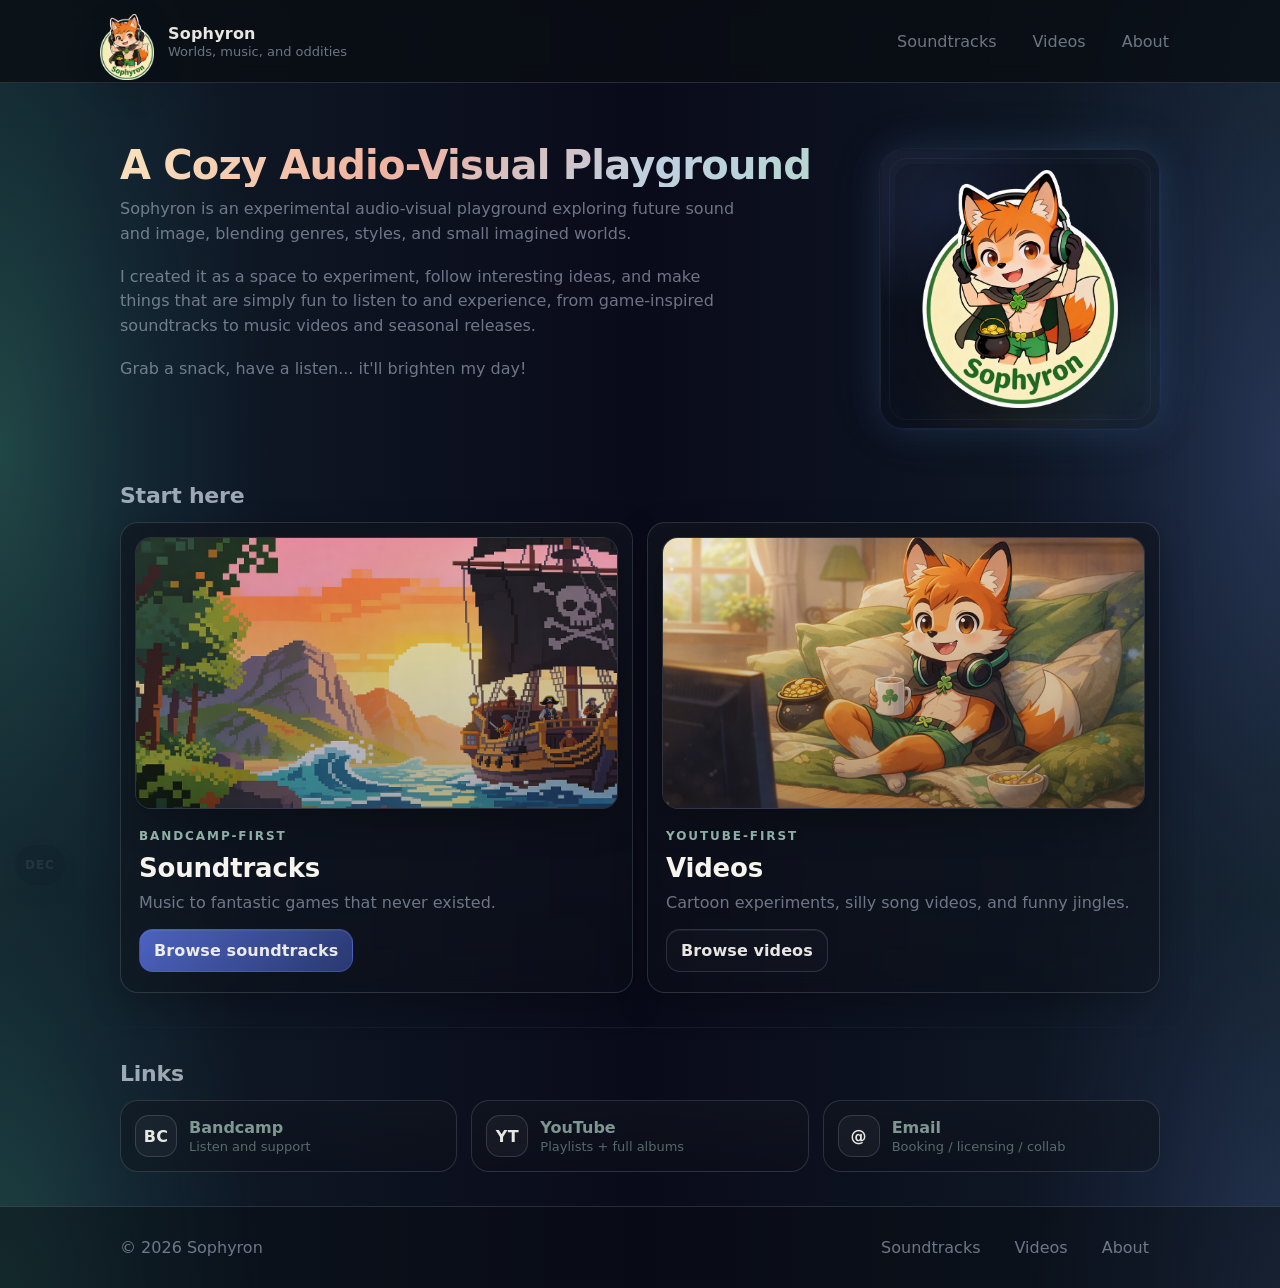
<file: index.html>
<!doctype html>
<html lang="en">
  <head>
    <meta charset="utf-8" />
    <meta name="viewport" content="width=device-width, initial-scale=1" />
    <title>Sophyron — Creator Hub</title>
    <meta
      name="description"
      content="Sophyron is a cozy audio-visual playground for experimental soundtracks, videos, and small imagined worlds."
    />
    <meta name="theme-color" content="#0a0d16" />

    <meta property="og:title" content="Sophyron — Creator Hub" />
    <meta
      property="og:description"
      content="Sophyron is a cozy audio-visual playground for experimental soundtracks, videos, and small imagined worlds."
    />
    <meta property="og:type" content="website" />
    <meta property="og:url" content="https://sophyron.github.io/" />
    <meta property="og:site_name" content="Sophyron" />
    <meta property="og:image" content="assets/og-image.svg" />
    <meta property="og:image:alt" content="Sophyron preview artwork" />
    <meta name="twitter:card" content="summary_large_image" />
    <meta name="twitter:title" content="Sophyron — Creator Hub" />
    <meta
      name="twitter:description"
      content="Sophyron is a cozy audio-visual playground for experimental soundtracks, videos, and small imagined worlds."
    />
    <meta name="twitter:image" content="assets/og-image.svg" />

    <link rel="icon" href="assets/branding/favicon.png" />
    <link rel="apple-touch-icon" href="assets/branding/favicon.png" />
    <link rel="manifest" href="site.webmanifest" />
    <link rel="canonical" href="https://sophyron.github.io/" />
    <link rel="stylesheet" href="styles.css" />
  </head>
  <body>
    <a class="skip-link" href="#main">Skip to content</a>

    <header class="site-header">
      <div class="container header-inner">
        <div class="brand">
          <div class="brand-mark" aria-hidden="true">
            <img
              class="brand-icon-image js-brand-icon"
              src="assets/branding/icons/01-january.png"
              alt=""
            />
          </div>
          <div class="brand-text">
            <div class="brand-name">Sophyron</div>
            <div class="brand-tagline">Worlds, music, and oddities</div>
          </div>
        </div>

        <nav class="top-nav" aria-label="Primary">
          <a href="soundtracks.html">Soundtracks</a>
          <a href="videos.html">Videos</a>
          <a href="index.html" aria-current="page">About</a>
        </nav>
      </div>
    </header>

    <main id="main">
      <section class="hero">
        <div class="container hero-inner">
          <div class="hero-copy">
            <h1 class="home-hero-title">A Cozy Audio-Visual Playground</h1>
            <p class="lede">
              Sophyron is an experimental audio-visual playground exploring future
              sound and image, blending genres, styles, and small imagined worlds.
            </p>
            <p class="lede">
              I created it as a space to experiment, follow interesting ideas,
              and make things that are simply fun to listen to and experience,
              from game-inspired soundtracks to music videos and seasonal
              releases.
            </p>
            <p class="lede">Grab a snack, have a listen... it'll brighten my day!</p>
          </div>

          <div class="hero-art" aria-hidden="true">
            <div class="hero-art-card hero-emblem-card">
              <div class="hero-emblem-frame hero-emblem-frame-visual">
                <img
                  class="hero-brand-image js-brand-hero"
                  src="assets/branding/hero/01-january.png"
                  alt=""
                />
              </div>
            </div>
          </div>
        </div>
      </section>

      <section class="section">
        <div class="container">
          <div class="section-head">
            <h2>Start here</h2>
          </div>

          <div class="grid grid-2">
            <a class="hub-tile" href="soundtracks.html">
              <div class="hub-scene">
                <img
                  class="hub-scene-image hub-scene-image-soundtracks"
                  src="assets/branding/scenes/soundtracks.png"
                  alt=""
                />
              </div>
              <div class="hub-content">
                <div class="hub-kicker">Bandcamp-first</div>
                <div class="hub-title">Soundtracks</div>
                <div class="hub-sub muted">Music to fantastic games that never existed.</div>
                <div class="hub-cta">
                  <span class="btn btn-primary">Browse soundtracks</span>
                </div>
              </div>
            </a>

            <a class="hub-tile" href="videos.html">
              <div class="hub-scene">
                <img
                  class="hub-scene-image hub-scene-image-videos"
                  src="assets/branding/scenes/videos.png"
                  alt=""
                />
              </div>
              <div class="hub-content">
                <div class="hub-kicker">YouTube-first</div>
                <div class="hub-title">Videos</div>
                <div class="hub-sub muted">
                  Cartoon experiments, silly song videos, and funny jingles.
                </div>
                <div class="hub-cta">
                  <span class="btn btn-ghost">Browse videos</span>
                </div>
              </div>
            </a>
          </div>
        </div>
      </section>

      <section id="links" class="section">
        <div class="container">
          <div class="section-head">
            <h2>Links</h2>
          </div>

          <div class="links">
            <a
              class="link-tile"
              href="https://sophyron.bandcamp.com/album/summon-seas-ost"
              target="_blank"
              rel="noreferrer"
            >
              <span class="link-icon" aria-hidden="true">BC</span>
              <span class="link-text">
                <span class="link-title">Bandcamp</span>
                <span class="link-sub muted">Listen and support</span>
              </span>
            </a>
            <a
              class="link-tile"
              href="https://www.youtube.com/watch?v=ErWR7-lWppQ"
              target="_blank"
              rel="noreferrer"
            >
              <span class="link-icon" aria-hidden="true">YT</span>
              <span class="link-text">
                <span class="link-title">YouTube</span>
                <span class="link-sub muted">Playlists + full albums</span>
              </span>
            </a>
            <a class="link-tile" href="mailto:sophyron.creations@gmail.com">
              <span class="link-icon" aria-hidden="true">@</span>
              <span class="link-text">
                <span class="link-title">Email</span>
                <span class="link-sub muted">Booking / licensing / collab</span>
              </span>
            </a>
          </div>
        </div>
      </section>
    </main>

    <footer class="site-footer">
      <div class="container footer-inner">
        <div class="muted">© <span id="year"></span> Sophyron</div>
        <div class="footer-mini-nav">
          <a href="soundtracks.html">Soundtracks</a>
          <a href="videos.html">Videos</a>
          <a href="index.html" aria-current="page">About</a>
        </div>
      </div>
    </footer>

    <script src="main.js"></script>
  </body>
</html>
</file>
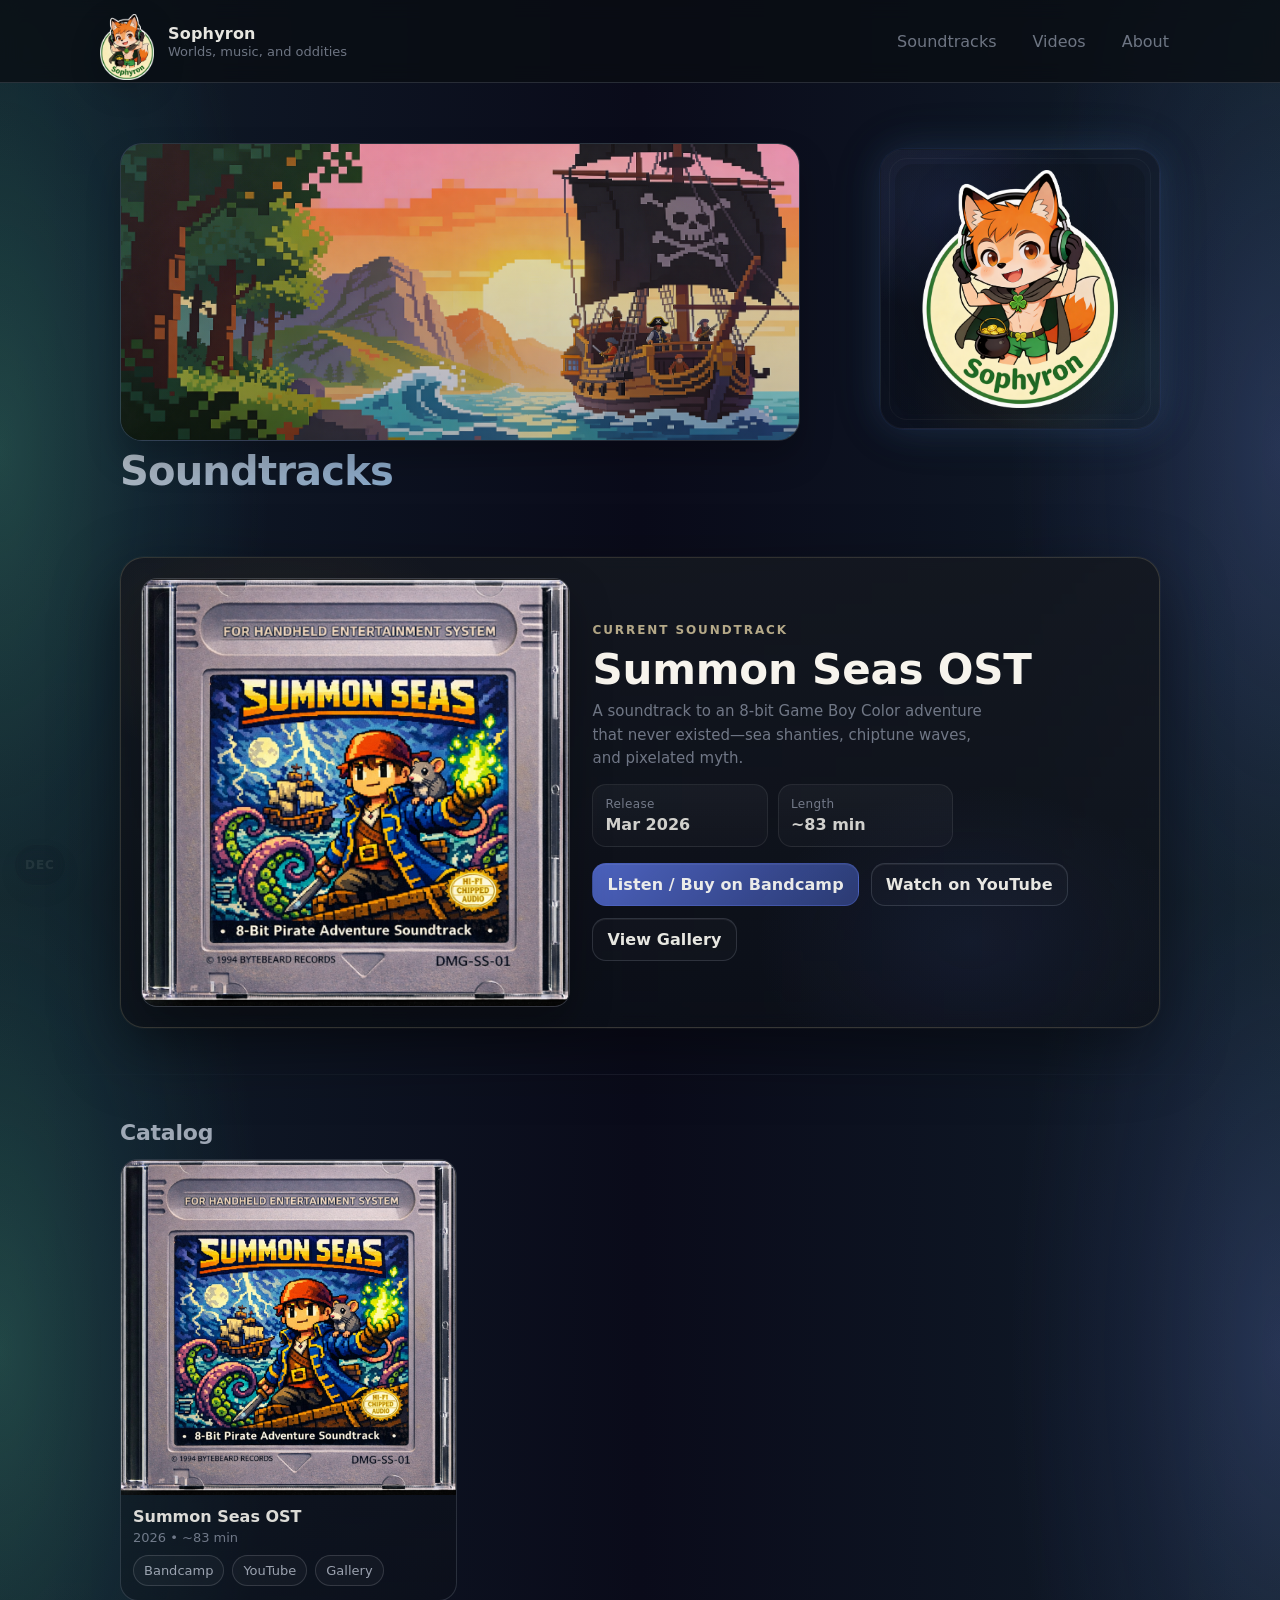
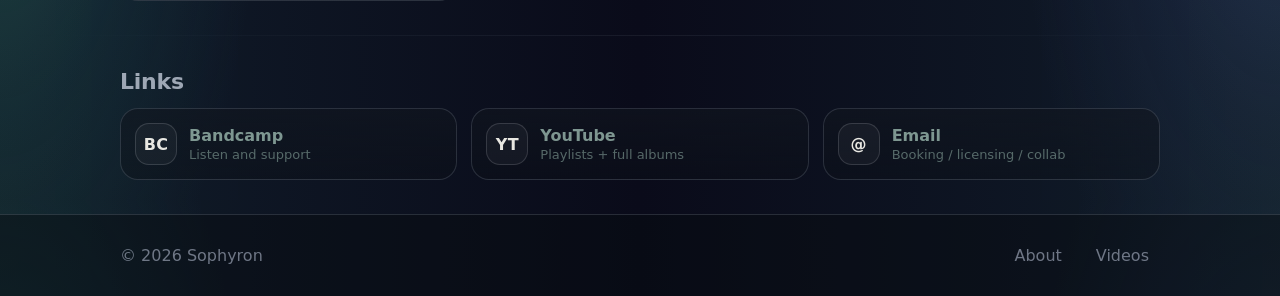
<file: soundtracks.html>
<!doctype html>
<html lang="en">
  <head>
    <meta charset="utf-8" />
    <meta name="viewport" content="width=device-width, initial-scale=1" />
    <title>Sophyron — Soundtracks</title>
    <meta
      name="description"
      content="Experimental game-inspired soundtracks by Sophyron for fantastic worlds that never existed."
    />
    <meta name="theme-color" content="#0a0d16" />

    <meta property="og:title" content="Sophyron — Soundtracks" />
    <meta
      property="og:description"
      content="Experimental game-inspired soundtracks by Sophyron for fantastic worlds that never existed."
    />
    <meta property="og:type" content="website" />
    <meta property="og:url" content="https://sophyron.github.io/soundtracks.html" />
    <meta property="og:site_name" content="Sophyron" />
    <meta property="og:image" content="assets/og-image.svg" />
    <meta property="og:image:alt" content="Sophyron soundtracks preview artwork" />
    <meta name="twitter:card" content="summary_large_image" />
    <meta name="twitter:title" content="Sophyron — Soundtracks" />
    <meta
      name="twitter:description"
      content="Experimental game-inspired soundtracks by Sophyron for fantastic worlds that never existed."
    />
    <meta name="twitter:image" content="assets/og-image.svg" />

    <link rel="icon" href="assets/branding/favicon.png" />
    <link rel="apple-touch-icon" href="assets/branding/favicon.png" />
    <link rel="manifest" href="site.webmanifest" />
    <link rel="canonical" href="https://sophyron.github.io/soundtracks.html" />
    <link rel="stylesheet" href="styles.css" />
  </head>
  <body>
    <a class="skip-link" href="#main">Skip to content</a>

    <header class="site-header">
      <div class="container header-inner">
        <a class="brand" href="index.html" aria-label="Sophyron home">
          <div class="brand-mark" aria-hidden="true">
            <img
              class="brand-icon-image js-brand-icon"
              src="assets/branding/icons/01-january.png"
              alt=""
            />
          </div>
          <div class="brand-text">
            <div class="brand-name">Sophyron</div>
            <div class="brand-tagline">Worlds, music, and oddities</div>
          </div>
        </a>

        <nav class="top-nav" aria-label="Primary">
          <a href="soundtracks.html" aria-current="page">Soundtracks</a>
          <a href="videos.html">Videos</a>
          <a href="index.html">About</a>
        </nav>
      </div>
    </header>

    <main id="main">
      <section class="hero hero-compact">
        <div class="container hero-inner">
          <div class="hero-copy">
            <div class="hero-category hero-category-soundtracks">
              <div class="hero-category-media">
                <img
                  class="hero-category-image hero-category-image-soundtracks"
                  src="assets/branding/scenes/soundtracks.png"
                  alt=""
                />
              </div>
            </div>
            <h1 class="hero-title-soundtracks">Soundtracks</h1>
          </div>
          <a class="hero-art hero-art-link" href="index.html" aria-label="Go to About">
            <div class="hero-art-card hero-emblem-card">
              <div class="hero-emblem-frame hero-emblem-frame-visual">
                <img
                  class="hero-brand-image js-brand-hero"
                  src="assets/branding/hero/01-january.png"
                  alt=""
                />
              </div>
            </div>
          </a>
        </div>
      </section>

      <section id="latest" class="section">
        <div class="container">
          <div id="featured-release-mount">
            <noscript>
              <div class="muted">
                This page needs JavaScript enabled to load releases from
                <code>data/releases.json</code>.
              </div>
            </noscript>
          </div>
        </div>
      </section>

      <section id="catalog" class="section">
        <div class="container">
          <div class="section-head">
            <h2>Catalog</h2>
          </div>

          <div class="grid" id="release-catalog-mount"></div>
        </div>
      </section>

      <section id="links" class="section">
        <div class="container">
          <div class="section-head">
            <h2>Links</h2>
          </div>

          <div class="links">
            <a
              class="link-tile"
              href="https://sophyron.bandcamp.com/album/summon-seas-ost"
              target="_blank"
              rel="noreferrer"
            >
              <span class="link-icon" aria-hidden="true">BC</span>
              <span class="link-text">
                <span class="link-title">Bandcamp</span>
                <span class="link-sub muted">Listen and support</span>
              </span>
            </a>
            <a
              class="link-tile"
              href="https://www.youtube.com/watch?v=ErWR7-lWppQ"
              target="_blank"
              rel="noreferrer"
            >
              <span class="link-icon" aria-hidden="true">YT</span>
              <span class="link-text">
                <span class="link-title">YouTube</span>
                <span class="link-sub muted">Playlists + full albums</span>
              </span>
            </a>
            <a class="link-tile" href="mailto:sophyron.creations@gmail.com">
              <span class="link-icon" aria-hidden="true">@</span>
              <span class="link-text">
                <span class="link-title">Email</span>
                <span class="link-sub muted">Booking / licensing / collab</span>
              </span>
            </a>
          </div>
        </div>
      </section>
    </main>

    <footer class="site-footer">
      <div class="container footer-inner">
        <div class="muted">© <span id="year"></span> Sophyron</div>
        <div class="footer-mini-nav">
          <a href="index.html">About</a>
          <a href="videos.html">Videos</a>
        </div>
      </div>
    </footer>

    <script src="main.js"></script>
  </body>
</html>
</file>
<file: styles.css>
:root {
  --bg: #0a0d12;
  --bg-elevated: rgba(10, 13, 18, 0.78);
  --bg-deep: #0a0d12;
  --bg-deeper: #06080c;
  --bg-deepest: #0d1118;
  --surface: rgba(14, 18, 26, 0.38);
  --surface-strong: rgba(18, 24, 34, 0.58);
  --surface-hover: rgba(24, 31, 44, 0.56);
  --panel: rgba(245, 248, 255, 0.06);
  --panel-2: rgba(245, 248, 255, 0.1);
  --panel-strong: rgba(245, 248, 255, 0.14);
  --panel-soft: rgba(245, 248, 255, 0.04);
  --panel-soft-2: rgba(245, 248, 255, 0.03);
  --panel-soft-3: rgba(245, 248, 255, 0.02);
  --panel-hover: rgba(245, 248, 255, 0.07);
  --panel-hover-2: rgba(245, 248, 255, 0.06);
  --text: rgba(245, 244, 238, 0.94);
  --text-hero: rgba(252, 249, 242, 0.98);
  --text-section: rgba(214, 220, 234, 0.72);
  --text-soft: rgba(245, 244, 238, 0.84);
  --text-kicker: rgba(184, 227, 214, 0.82);
  --muted: rgba(182, 192, 210, 0.58);
  --text-contrast: rgba(197, 232, 221, 0.9);
  --line: rgba(197, 210, 227, 0.16);
  --line-strong: rgba(197, 210, 227, 0.22);
  --line-soft: rgba(197, 210, 227, 0.12);
  --line-faint: rgba(197, 210, 227, 0.08);
  --accent: #5067c8;
  --accent-2: #4d9b8a;
  --accent-warm: #d4bb72;
  --accent-rgb: 80, 103, 200;
  --accent-2-rgb: 77, 155, 138;
  --accent-warm-rgb: 212, 187, 114;
  --accent-glow: rgba(var(--accent-rgb), 0.3);
  --accent-glow-strong: rgba(var(--accent-rgb), 0.52);
  --accent-soft: rgba(var(--accent-rgb), 0.24);
  --accent-border: rgba(var(--accent-rgb), 0.45);
  --accent-border-strong: rgba(109, 132, 226, 0.78);
  --accent-active: rgba(var(--accent-rgb), 0.72);
  --accent-fill: rgba(var(--accent-rgb), 0.24);
  --accent-2-glow: rgba(var(--accent-2-rgb), 0.18);
  --accent-2-glow-strong: rgba(var(--accent-2-rgb), 0.24);
  --accent-2-soft: rgba(var(--accent-2-rgb), 0.16);
  --warm-glow: rgba(var(--accent-warm-rgb), 0.08);
  --warm-soft: rgba(var(--accent-warm-rgb), 0.09);
  --star: rgba(var(--accent-warm-rgb), 0.95);
  --star-glow: rgba(var(--accent-warm-rgb), 0.45);
  --moon-from: rgba(255, 252, 241, 0.96);
  --moon-to: rgba(225, 240, 233, 0.82);
  --moon-shadow: rgba(255, 255, 255, 0.18);
  --scrim: rgba(0, 0, 0, 0.22);
  --shadow: 0 20px 60px rgba(0, 0, 0, 0.5);
  --radius: 18px;
  --radius-sm: 12px;
  --maxw: 1080px;
}

*,
*::before,
*::after {
  box-sizing: border-box;
}

html,
body {
  height: 100%;
}

body {
  margin: 0;
  font-family: ui-sans-serif, system-ui, -apple-system, Segoe UI, Roboto, Arial,
    "Apple Color Emoji", "Segoe UI Emoji";
  color: var(--text);
  background:
    radial-gradient(
      34% 120% at 0% 50%,
      rgba(72, 164, 148, 0.28) 0%,
      rgba(36, 98, 114, 0.16) 34%,
      rgba(10, 13, 18, 0) 62%
    ),
    radial-gradient(
      34% 120% at 100% 50%,
      rgba(104, 112, 224, 0.24) 0%,
      rgba(64, 70, 156, 0.13) 34%,
      rgba(10, 13, 18, 0) 62%
    ),
    linear-gradient(
      90deg,
      rgba(18, 34, 40, 0.96) 0%,
      rgba(14, 22, 36, 0.99) 20%,
      rgba(10, 11, 26, 1) 50%,
      rgba(14, 22, 36, 0.99) 80%,
      rgba(18, 34, 40, 0.96) 100%
    ),
    linear-gradient(
      180deg,
      rgba(108, 126, 214, 0.08) 0%,
      rgba(64, 112, 162, 0.04) 26%,
      rgba(74, 54, 148, 0.06) 62%,
      rgba(14, 18, 32, 0) 100%
    ),
    linear-gradient(180deg, #06080d 0%, #0a0d16 44%, #0f1124 100%);
}

a {
  color: inherit;
  text-decoration: none;
}

.container {
  max-width: var(--maxw);
  margin: 0 auto;
  padding: 0 20px;
}

.skip-link {
  position: absolute;
  left: -999px;
  top: 12px;
  background: var(--bg-elevated);
  border: 1px solid var(--line);
  padding: 10px 12px;
  border-radius: 10px;
}
.skip-link:focus {
  left: 12px;
  z-index: 10;
}

.branding-debug {
  position: fixed;
  left: 14px;
  bottom: 14px;
  z-index: 30;
  min-width: 42px;
  height: 42px;
  padding: 0 10px;
  border-radius: 999px;
  border: 1px solid rgba(255, 255, 255, 0.06);
  background: rgba(8, 11, 16, 0.36);
  color: rgba(245, 244, 238, 0.34);
  font: inherit;
  font-size: 12px;
  font-weight: 700;
  letter-spacing: 0.08em;
  text-transform: uppercase;
  backdrop-filter: blur(10px);
  box-shadow: 0 8px 24px rgba(0, 0, 0, 0.18);
  cursor: pointer;
  opacity: 0.22;
  transition:
    opacity 160ms ease,
    transform 160ms ease,
    color 160ms ease,
    border-color 160ms ease,
    background 160ms ease;
}

.branding-debug:hover,
.branding-debug:focus-visible {
  opacity: 0.86;
  transform: translateY(-1px);
  color: rgba(245, 244, 238, 0.9);
  border-color: rgba(255, 255, 255, 0.14);
  background: rgba(12, 16, 23, 0.78);
  outline: none;
}

.branding-debug[data-active="true"] {
  color: rgba(206, 226, 241, 0.74);
  border-color: rgba(var(--accent-rgb), 0.22);
  background: rgba(18, 24, 34, 0.62);
}

.site-header {
  position: sticky;
  top: 0;
  z-index: 5;
  backdrop-filter: blur(10px);
  background: var(--bg-elevated);
  border-bottom: 1px solid var(--line);
}

.header-inner {
  display: flex;
  align-items: center;
  justify-content: space-between;
  gap: 18px;
  padding: 14px 0;
}

.brand {
  display: flex;
  align-items: center;
  gap: 14px;
  min-width: 240px;
}
.brand[href] {
  cursor: pointer;
}

.brand-mark {
  width: 54px;
  height: 54px;
  display: grid;
  place-items: center;
  position: relative;
  flex: 0 0 auto;
  transition: transform 180ms ease, filter 180ms ease;
}

.brand-name {
  font-weight: 800;
  letter-spacing: 0.2px;
  transition: color 180ms ease, transform 180ms ease;
}

.brand-icon-image {
  width: 100%;
  height: 100%;
  display: block;
  object-fit: contain;
  filter: drop-shadow(0 8px 16px rgba(0, 0, 0, 0.16));
  transition: transform 260ms cubic-bezier(0.22, 1, 0.36, 1), filter 180ms ease;
}

.brand-tagline {
  color: var(--muted);
  font-size: 13px;
  margin-top: 1px;
  transition: color 180ms ease;
}

.brand[href]:hover .brand-mark,
.brand[href]:focus-visible .brand-mark {
  transform: translateY(-1px) rotate(-4deg);
  filter: drop-shadow(0 0 12px rgba(var(--accent-rgb), 0.16));
}

.brand[href]:hover .brand-icon-image,
.brand[href]:focus-visible .brand-icon-image {
  transform: scale(1.08) rotate(4deg);
  filter:
    drop-shadow(0 10px 18px rgba(0, 0, 0, 0.18))
    drop-shadow(0 0 10px rgba(var(--accent-rgb), 0.12));
}

.brand[href]:hover .brand-name,
.brand[href]:focus-visible .brand-name {
  color: var(--text-hero);
  transform: translateX(1px);
}

.brand[href]:hover .brand-tagline,
.brand[href]:focus-visible .brand-tagline {
  color: rgba(206, 216, 232, 0.74);
}

.brand[href]:focus-visible {
  outline: none;
}

.brand-glyph,
.hero-emblem-glyph {
  position: relative;
  display: block;
}

.brand-glyph {
  width: 24px;
  height: 24px;
}

.brand-glyph-orbit,
.hero-emblem-orbit {
  position: absolute;
  inset: 0;
  border-radius: 999px;
  border: 1.5px solid rgba(245, 244, 238, 0.68);
}

.brand-glyph-orbit {
  transform: rotate(-22deg);
  opacity: 0.82;
}

.brand-glyph-moon,
.hero-emblem-moon {
  position: absolute;
  border-radius: 999px;
  background: linear-gradient(180deg, var(--moon-from), var(--moon-to));
  box-shadow: 0 0 20px var(--moon-shadow);
}

.brand-glyph-moon {
  width: 10px;
  height: 10px;
  left: 7px;
  top: 7px;
}

.brand-glyph-moon::after,
.hero-emblem-moon::after {
  content: "";
  position: absolute;
  border-radius: 999px;
  background: var(--bg);
}

.brand-glyph-moon::after {
  width: 8px;
  height: 8px;
  left: 4px;
  top: 1px;
}

.brand-glyph-star,
.hero-emblem-star {
  position: absolute;
  width: 4px;
  height: 4px;
  background: var(--star);
  transform: rotate(45deg);
  box-shadow: 0 0 12px var(--star-glow);
}

.brand-glyph-star-a {
  top: 3px;
  right: 2px;
}

.brand-glyph-star-b {
  left: 1px;
  bottom: 4px;
  width: 3px;
  height: 3px;
}

.top-nav {
  display: flex;
  align-items: center;
  gap: 14px;
}
.top-nav a {
  padding: 10px 10px;
  border-radius: 12px;
  color: var(--muted);
  border: 1px solid transparent;
}
.top-nav a:hover {
  color: var(--text);
  border-color: var(--line);
  background: var(--panel-soft);
}

.hero {
  padding: 54px 0 20px;
}
.hero-inner {
  display: grid;
  grid-template-columns: minmax(0, 1.45fr) minmax(240px, 0.55fr);
  gap: 22px;
  align-items: start;
}
.hero-copy {
  align-self: start;
  padding-top: 6px;
}
.hero h1 {
  margin: 0 0 10px;
  font-size: clamp(28px, 3.2vw, 40px);
  line-height: 1.1;
  letter-spacing: -0.02em;
  color: rgba(245, 244, 238, 0.34);
  text-shadow: none;
}

.home-hero-title {
  color: rgba(250, 242, 223, 0.96);
  background: linear-gradient(
    135deg,
    rgba(255, 232, 194, 0.98) 0%,
    rgba(255, 188, 169, 0.94) 38%,
    rgba(206, 226, 241, 0.92) 72%,
    rgba(191, 228, 214, 0.94) 100%
  );
  -webkit-background-clip: text;
  background-clip: text;
  -webkit-text-fill-color: transparent;
  text-shadow: 0 0 26px rgba(255, 196, 174, 0.08);
}

.hero-title-soundtracks {
  color: rgba(218, 228, 240, 0.82);
  background: linear-gradient(
    135deg,
    rgba(224, 229, 238, 0.74) 0%,
    rgba(152, 194, 234, 0.84) 46%,
    rgba(143, 216, 235, 0.78) 100%
  );
  -webkit-background-clip: text;
  background-clip: text;
  -webkit-text-fill-color: transparent;
}

.hero-title-videos {
  color: rgba(212, 228, 219, 0.84);
  background: linear-gradient(
    135deg,
    rgba(214, 221, 216, 0.7) 0%,
    rgba(146, 206, 176, 0.84) 42%,
    rgba(112, 198, 144, 0.8) 100%
  );
  -webkit-background-clip: text;
  background-clip: text;
  -webkit-text-fill-color: transparent;
}
.lede {
  margin: 0 0 18px;
  color: var(--muted);
  font-size: 16px;
  line-height: 1.55;
  max-width: 62ch;
}

.hero-ctas {
  display: flex;
  gap: 12px;
  flex-wrap: wrap;
}

.btn {
  display: inline-flex;
  align-items: center;
  justify-content: center;
  padding: 11px 14px;
  border-radius: 14px;
  border: 1px solid var(--line);
  background: var(--panel-soft);
  box-shadow: 0 1px 0 var(--panel) inset;
  transition: transform 120ms ease, background 120ms ease, border-color 120ms ease;
  font-weight: 650;
  letter-spacing: 0.1px;
}
.btn:hover {
  transform: translateY(-1px);
  background: var(--panel-hover);
  border-color: var(--line-strong);
}
.btn:active {
  transform: translateY(0);
}

.btn-primary {
  border-color: var(--accent-border);
  background: linear-gradient(
    135deg,
    rgba(var(--accent-rgb), 0.95),
    rgba(62, 84, 170, 0.6)
  );
}
.btn-primary:hover {
  border-color: var(--accent-border-strong);
  background: linear-gradient(
    135deg,
    rgba(95, 118, 214, 1),
    rgba(71, 93, 183, 0.68)
  );
}

.btn-ghost {
  background: var(--panel-soft-3);
}

.hero-art {
  display: grid;
  place-items: center;
  padding-top: 12px;
}
.hero-art-link {
  cursor: pointer;
}
.hero-art-card {
  position: relative;
  width: min(300px, 100%);
  aspect-ratio: 1 / 1;
  border-radius: 24px;
  border: 1px solid rgba(255, 255, 255, 0.04);
  background: rgba(14, 18, 26, 0.22);
  backdrop-filter: blur(8px);
  box-shadow:
    0 0 0 1px rgba(var(--accent-rgb), 0.08),
    0 0 36px rgba(var(--accent-rgb), 0.16),
    0 0 54px rgba(var(--accent-2-rgb), 0.1);
  overflow: hidden;
  transition: transform 180ms ease, box-shadow 180ms ease, border-color 180ms ease;
}

.hero-art-link:hover .hero-art-card {
  transform: translateY(-1px);
  border-color: rgba(255, 255, 255, 0.08);
  box-shadow:
    0 0 0 1px rgba(var(--accent-rgb), 0.1),
    0 0 42px rgba(var(--accent-rgb), 0.18),
    0 0 62px rgba(var(--accent-2-rgb), 0.12);
}

.hero-art-link:focus-visible {
  outline: none;
}

.hero-art-link:focus-visible .hero-art-card {
  border-color: rgba(255, 255, 255, 0.12);
  box-shadow:
    0 0 0 2px rgba(var(--accent-rgb), 0.22),
    0 0 42px rgba(var(--accent-rgb), 0.2),
    0 0 62px rgba(var(--accent-2-rgb), 0.12);
}

.hero-art:not(.hero-art-link):hover .hero-art-card {
  transform: translateY(-1px);
  border-color: rgba(255, 255, 255, 0.08);
  box-shadow:
    0 0 0 1px rgba(var(--accent-rgb), 0.1),
    0 0 42px rgba(var(--accent-rgb), 0.18),
    0 0 62px rgba(var(--accent-2-rgb), 0.12);
}

.hero-emblem-card {
  display: grid;
  place-items: center;
  padding: 14px;
  background:
    radial-gradient(240px 180px at 24% 20%, rgba(var(--accent-rgb), 0.18), transparent 60%),
    radial-gradient(240px 180px at 78% 76%, rgba(var(--accent-2-rgb), 0.14), transparent 54%),
    radial-gradient(180px 160px at 50% 88%, rgba(var(--accent-warm-rgb), 0.08), transparent 60%),
    linear-gradient(180deg, rgba(18, 24, 34, 0.3), rgba(12, 16, 23, 0.18));
}

.hero-emblem-card::before {
  content: "";
  position: absolute;
  inset: 8px;
  border-radius: 18px;
  border: 1px solid rgba(255, 255, 255, 0.04);
  pointer-events: none;
}

.hero-emblem-card::after {
  content: "";
  position: absolute;
  inset: 0;
  background:
    linear-gradient(135deg, rgba(255, 255, 255, 0.06), transparent 30%);
  opacity: 0.42;
  pointer-events: none;
}

.hero-emblem-frame {
  position: relative;
  z-index: 1;
  width: 100%;
  height: 100%;
  display: grid;
  align-content: center;
  justify-items: center;
  text-align: center;
  gap: 10px;
  padding: 6px;
  border-radius: 18px;
  border: none;
  background: linear-gradient(180deg, rgba(6, 8, 12, 0.18), rgba(6, 8, 12, 0.08));
}

.hero-emblem-frame-visual {
  place-items: center;
}

.hero-brand-image {
  width: min(100%, 340px);
  aspect-ratio: 1 / 1;
  max-height: 100%;
  display: block;
  object-fit: contain;
  border-radius: 18%;
  filter: drop-shadow(0 14px 24px rgba(0, 0, 0, 0.24));
  transition: transform 220ms ease;
}

.hero-art-link:hover .hero-brand-image,
.hero-art-link:focus-visible .hero-brand-image,
.hero-art:not(.hero-art-link):hover .hero-brand-image {
  transform: scale(1.035);
}

.hero-category {
  display: grid;
  gap: 0;
  width: min(100%, 680px);
  margin-bottom: 8px;
}

.hero-category-media {
  position: relative;
  width: 100%;
  aspect-ratio: 16 / 7;
  border-radius: 22px;
  overflow: hidden;
  border: 1px solid var(--line);
  background:
    radial-gradient(circle at 20% 24%, rgba(var(--accent-rgb), 0.24), transparent 42%),
    radial-gradient(circle at 84% 70%, rgba(var(--accent-2-rgb), 0.18), transparent 38%),
    rgba(6, 8, 12, 0.32);
  box-shadow:
    inset 0 1px 0 rgba(255, 255, 255, 0.08),
    0 18px 34px rgba(0, 0, 0, 0.22);
  transition: transform 220ms ease, box-shadow 220ms ease, border-color 220ms ease;
}

.hero-category-media::after {
  content: "";
  position: absolute;
  inset: 0;
  background:
    linear-gradient(180deg, rgba(6, 8, 12, 0.04), rgba(6, 8, 12, 0.24)),
    linear-gradient(135deg, rgba(255, 255, 255, 0.08), transparent 34%);
  pointer-events: none;
}

.hero-category-image {
  width: 100%;
  height: 100%;
  display: block;
  object-fit: cover;
  transform: scale(1.015);
  transition: transform 360ms cubic-bezier(0.22, 1, 0.36, 1);
}

.hero-category-image-soundtracks {
  object-position: 56% center;
}

.hero-category-image-videos {
  object-position: center 38%;
}

.hero-category:hover .hero-category-media {
  transform: translateY(-1px);
  border-color: rgba(255, 255, 255, 0.1);
  box-shadow:
    inset 0 1px 0 rgba(255, 255, 255, 0.08),
    0 20px 38px rgba(0, 0, 0, 0.24);
}

.hero-category:hover .hero-category-image {
  transform: scale(1.045) rotate(-0.35deg) translateX(0.4%);
}

.hero-emblem-glyph {
  width: 112px;
  height: 112px;
}

.hero-emblem-orbit {
  transform: rotate(-24deg);
  border-width: 2px;
  opacity: 0.88;
}

.hero-emblem-moon {
  width: 42px;
  height: 42px;
  left: 32px;
  top: 34px;
}

.hero-emblem-moon::after {
  width: 34px;
  height: 34px;
  left: 16px;
  top: 4px;
}

.hero-emblem-star {
  width: 9px;
  height: 9px;
}

.hero-emblem-star-a {
  right: 16px;
  top: 14px;
}

.hero-emblem-star-b {
  left: 12px;
  bottom: 20px;
  width: 7px;
  height: 7px;
}


.section {
  padding: 34px 0;
  position: relative;
}

.section::before {
  content: "";
  position: absolute;
  left: 20px;
  right: 20px;
  top: 0;
  height: 1px;
  background: linear-gradient(90deg, transparent, var(--line-faint), transparent);
}

.hero + .section::before {
  display: none;
}

#latest.section {
  padding-bottom: 46px;
}

#catalog.section {
  padding-top: 46px;
}

#catalog.section::before {
  height: 1px;
  background: linear-gradient(90deg, transparent, var(--line-faint), transparent);
  box-shadow: none;
}

.section-head {
  margin-bottom: 14px;
}
.section-head h2 {
  margin: 0 0 6px;
  font-size: 22px;
  color: var(--text-section);
  font-weight: 700;
  letter-spacing: -0.01em;
}
.error-section {
  min-height: calc(100vh - 170px);
  display: flex;
  align-items: center;
}

.error-shell {
  display: grid;
  gap: 26px;
  justify-items: center;
  width: 100%;
  max-width: var(--maxw);
  margin: 0 auto;
}

.error-visual {
  display: grid;
  place-items: center;
  width: 100%;
}

.error-fox {
  width: 100%;
  max-height: 68vh;
  display: block;
  object-fit: contain;
  filter:
    drop-shadow(0 24px 40px rgba(0, 0, 0, 0.26))
    drop-shadow(0 0 28px rgba(var(--accent-rgb), 0.1));
}

.error-copy {
  width: min(100%, 760px);
  text-align: center;
}

.error-audio {
  width: min(100%, 520px);
  margin: 22px auto 18px;
  padding: 16px;
  border-radius: 18px;
  border: 1px solid rgba(255, 255, 255, 0.08);
  background: linear-gradient(180deg, rgba(17, 22, 31, 0.62), rgba(12, 16, 23, 0.42));
  box-shadow:
    inset 0 1px 0 rgba(255, 255, 255, 0.03),
    0 16px 34px rgba(0, 0, 0, 0.22);
}

.error-audio-label {
  margin-bottom: 10px;
  color: rgba(245, 244, 238, 0.86);
  font-weight: 700;
  letter-spacing: 0.01em;
}

.error-audio-player {
  width: 100%;
}

.error-copy .section-head h2 {
  font-size: clamp(32px, 5vw, 48px);
  color: var(--text-hero);
}

.error-copy .muted {
  font-size: 16px;
  line-height: 1.65;
}
.muted {
  color: var(--muted);
}
.mono {
  font-family: ui-monospace, SFMono-Regular, Menlo, Monaco, Consolas,
    "Liberation Mono", "Courier New", monospace;
  font-size: 0.95em;
}

.featured {
  display: grid;
  grid-template-columns: 0.9fr 1.1fr;
  gap: 18px;
  padding: 16px;
  border-radius: var(--radius);
  border: 1px solid var(--line);
  background: linear-gradient(180deg, rgba(18, 24, 34, 0.78), rgba(13, 17, 24, 0.62));
  backdrop-filter: blur(8px);
  box-shadow: var(--shadow);
}

.featured-release-shrine {
  grid-template-columns: minmax(260px, 0.88fr) minmax(0, 1.12fr);
  gap: 22px;
  padding: 20px;
  border-radius: 24px;
  border-color: rgba(222, 205, 156, 0.18);
  background:
    radial-gradient(360px 220px at 14% 18%, rgba(var(--accent-warm-rgb), 0.08), transparent 58%),
    radial-gradient(360px 260px at 82% 82%, rgba(var(--accent-rgb), 0.1), transparent 60%),
    linear-gradient(180deg, rgba(20, 24, 32, 0.9), rgba(12, 16, 23, 0.72));
  box-shadow:
    0 0 0 1px rgba(255, 244, 214, 0.03),
    0 22px 68px rgba(0, 0, 0, 0.42);
}

.featured-release-shrine .featured-body {
  display: flex;
  flex-direction: column;
  justify-content: center;
  min-width: 0;
}

.cover-shrine {
  position: relative;
  border-radius: 20px;
  border: 1px solid rgba(255, 245, 226, 0.12);
  background:
    radial-gradient(circle at 50% 14%, rgba(var(--accent-warm-rgb), 0.08), transparent 42%),
    rgba(10, 13, 18, 0.52);
  box-shadow:
    inset 0 1px 0 rgba(255, 255, 255, 0.06),
    0 18px 42px rgba(0, 0, 0, 0.28);
}

.cover-shrine::before {
  content: "";
  position: absolute;
  inset: 12px;
  border-radius: 14px;
  border: 1px solid rgba(255, 255, 255, 0.05);
  pointer-events: none;
  z-index: 1;
}

.cover-shrine img {
  aspect-ratio: 1 / 1;
}

.featured-release-shrine .kicker {
  color: rgba(228, 212, 166, 0.78);
}

.featured-release-shrine .featured-title {
  font-size: clamp(30px, 4vw, 42px);
  line-height: 1.02;
  margin-top: 12px;
}

.featured-release-shrine .featured-blurb {
  max-width: 42ch;
  font-size: 15px;
}

.meta-row-shrine {
  grid-template-columns: repeat(2, minmax(0, 180px));
  gap: 12px;
}

.featured-release-shrine .meta {
  padding: 12px 12px;
  border-color: rgba(255, 255, 255, 0.08);
  background: linear-gradient(180deg, rgba(245, 248, 255, 0.04), rgba(245, 248, 255, 0.02));
}

.featured-release-shrine .cta-row {
  margin-top: 2px;
}

.cover {
  border-radius: 16px;
  border: 1px solid var(--panel-strong);
  overflow: hidden;
  background: var(--panel-soft-2);
}
.cover img {
  display: block;
  width: 100%;
  height: 100%;
  object-fit: cover;
  transform: scale(1.02);
  transition: transform 220ms ease;
}

.featured:hover .cover img {
  transform: scale(1.05);
}

.kicker {
  display: inline-flex;
  align-items: center;
  gap: 8px;
  color: var(--text-kicker);
  font-weight: 700;
  font-size: 12px;
  letter-spacing: 0.16em;
  text-transform: uppercase;
}
.featured-title {
  margin: 8px 0 8px;
  font-size: 28px;
  letter-spacing: -0.2px;
  color: var(--text-hero);
}
.featured-blurb {
  margin: 0 0 14px;
  color: var(--muted);
  line-height: 1.55;
}

.meta-row {
  display: grid;
  grid-template-columns: repeat(3, minmax(0, 1fr));
  gap: 10px;
  margin-bottom: 14px;
}
.meta {
  padding: 10px 10px;
  border-radius: 14px;
  border: 1px solid var(--line-soft);
  background: var(--panel-soft-2);
}
.meta-label {
  font-size: 12px;
  color: var(--muted);
  letter-spacing: 0.03em;
}
.meta-value {
  margin-top: 4px;
  font-weight: 700;
  color: var(--text-soft);
}

.cta-row {
  display: flex;
  gap: 12px;
  flex-wrap: wrap;
}

.note {
  margin-top: 12px;
  font-size: 13px;
}
code {
  font-family: ui-monospace, SFMono-Regular, Menlo, Monaco, Consolas,
    "Liberation Mono", "Courier New", monospace;
  font-size: 0.95em;
  padding: 2px 6px;
  border-radius: 10px;
  border: 1px solid var(--panel-strong);
  background: var(--scrim);
}

.grid {
  display: grid;
  grid-template-columns: repeat(3, minmax(0, 1fr));
  gap: 14px;
}
.grid-2 {
  grid-template-columns: repeat(2, minmax(0, 1fr));
}

.hub-tile {
  display: grid;
  grid-template-rows: auto 1fr;
  gap: 16px;
  padding: 14px;
  border-radius: var(--radius);
  border: 1px solid var(--line);
  background: linear-gradient(180deg, rgba(17, 22, 31, 0.7), rgba(12, 16, 23, 0.42));
  backdrop-filter: blur(8px);
  box-shadow: 0 12px 34px rgba(0, 0, 0, 0.24);
  transition: transform 120ms ease, border-color 120ms ease, background 120ms ease;
}
.hub-tile:hover {
  transform: translateY(-2px);
  border-color: var(--line-strong);
  background: linear-gradient(180deg, rgba(24, 31, 44, 0.8), rgba(14, 19, 28, 0.54));
}
.hub-content {
  display: flex;
  flex-direction: column;
  min-height: 100%;
  padding: 4px 4px 6px;
}
.hub-scene {
  position: relative;
  aspect-ratio: 16 / 9;
  border-radius: 16px;
  overflow: hidden;
  border: 1px solid var(--panel-strong);
  background:
    radial-gradient(circle at 24% 24%, rgba(var(--accent-rgb), 0.26), transparent 42%),
    radial-gradient(circle at 76% 78%, rgba(var(--accent-2-rgb), 0.18), transparent 38%),
    rgba(9, 12, 18, 0.78);
  box-shadow:
    inset 0 1px 0 rgba(255, 255, 255, 0.08),
    0 18px 32px rgba(0, 0, 0, 0.24);
}
.hub-scene::after {
  content: "";
  position: absolute;
  inset: 0;
  background:
    linear-gradient(180deg, rgba(6, 8, 12, 0.04), rgba(6, 8, 12, 0.28)),
    linear-gradient(135deg, rgba(255, 255, 255, 0.08), transparent 36%);
  pointer-events: none;
}
.hub-scene-image {
  width: 100%;
  height: 100%;
  display: block;
  object-fit: cover;
  transform: scale(1.02);
  transition: transform 220ms ease;
}
.hub-scene-image-soundtracks {
  object-position: 56% center;
}
.hub-scene-image-videos {
  object-position: center 38%;
}
.hub-tile:hover .hub-scene-image {
  transform: scale(1.05);
}
.hub-kicker {
  display: inline-flex;
  align-items: center;
  gap: 8px;
  color: var(--text-kicker);
  font-weight: 700;
  font-size: 12px;
  letter-spacing: 0.16em;
  text-transform: uppercase;
}
.hub-title {
  margin-top: 10px;
  font-size: 26px;
  font-weight: 850;
  letter-spacing: -0.2px;
  color: var(--text-hero);
}
.hub-sub {
  margin-top: 8px;
  line-height: 1.55;
  max-width: 60ch;
}
.hub-cta {
  margin-top: auto;
  padding-top: 14px;
}

.filter-row {
  display: flex;
  flex-wrap: wrap;
  gap: 10px;
  margin: 10px 0 16px;
}
.filter-chip {
  display: inline-flex;
  align-items: center;
  padding: 8px 12px;
  border-radius: 999px;
  border: 1px solid var(--panel-strong);
  background: var(--panel-soft-2);
  color: var(--text-soft);
  font-weight: 650;
  font-size: 13px;
}
.filter-chip:hover {
  background: var(--panel-hover-2);
  border-color: var(--line-strong);
}
.filter-chip.active {
  border-color: var(--accent-active);
  background: var(--accent-fill);
}

.card {
  border-radius: var(--radius);
  border: 1px solid var(--line);
  background: linear-gradient(180deg, rgba(17, 22, 31, 0.62), rgba(12, 16, 23, 0.38));
  overflow: hidden;
  transition: transform 120ms ease, border-color 120ms ease, background 120ms ease;
}
.card:hover {
  transform: translateY(-2px);
  border-color: var(--line-strong);
  background: linear-gradient(180deg, rgba(22, 28, 40, 0.72), rgba(14, 19, 28, 0.46));
}
.card-media {
  display: block;
  aspect-ratio: 1 / 1;
  background: rgba(10, 13, 18, 0.46);
  overflow: hidden;
}
.card-media img {
  width: 100%;
  height: 100%;
  object-fit: cover;
  display: block;
  transform: scale(1.02);
  transition: transform 220ms ease;
}

.card:hover .card-media img {
  transform: scale(1.05);
}
.card-body {
  padding: 12px 12px 14px;
}
.card-teaser {
  border-style: dashed;
  background:
    radial-gradient(220px 160px at 20% 20%, rgba(var(--accent-rgb), 0.08), transparent 60%),
    radial-gradient(220px 180px at 80% 80%, rgba(var(--accent-2-rgb), 0.08), transparent 60%),
    linear-gradient(180deg, rgba(17, 22, 31, 0.5), rgba(12, 16, 23, 0.34));
}
.card-media-teaser {
  position: relative;
}
.card-media-teaser::after {
  content: "";
  position: absolute;
  inset: 0;
  background:
    linear-gradient(180deg, rgba(6, 8, 12, 0.06), rgba(6, 8, 12, 0.26)),
    linear-gradient(135deg, rgba(255, 255, 255, 0.06), transparent 34%);
  pointer-events: none;
}
.teaser-count {
  position: absolute;
  right: 10px;
  bottom: 10px;
  z-index: 1;
  padding: 6px 9px;
  border-radius: 999px;
  border: 1px solid rgba(255, 255, 255, 0.08);
  background: rgba(10, 13, 18, 0.68);
  color: rgba(245, 244, 238, 0.8);
  font-size: 12px;
  letter-spacing: 0.03em;
}
.teaser-copy {
  margin-top: 10px;
  font-size: 14px;
  line-height: 1.6;
}
.card-title {
  font-weight: 800;
  color: rgba(239, 237, 231, 0.92);
}
.card-sub {
  margin-top: 4px;
  font-size: 13px;
  color: var(--muted);
}
.card-actions {
  margin-top: 10px;
  display: flex;
  gap: 8px;
  flex-wrap: wrap;
}
.chip {
  display: inline-flex;
  padding: 7px 10px;
  border-radius: 999px;
  border: 1px solid var(--panel-strong);
  background: var(--panel-soft-2);
  font-size: 13px;
  color: rgba(208, 215, 228, 0.72);
  transition: background 120ms ease, border-color 120ms ease, color 120ms ease;
}
.chip:hover {
  background: rgba(var(--accent-rgb), 0.18);
  border-color: rgba(var(--accent-rgb), 0.34);
  color: rgba(244, 247, 255, 0.92);
}

.release-detail-shell {
  display: grid;
  gap: 28px;
}

.release-detail-hero {
  display: grid;
  grid-template-columns: minmax(260px, 0.76fr) minmax(0, 1.24fr);
  gap: 24px;
  align-items: start;
}

.release-detail-cover {
  position: relative;
  border-radius: 22px;
  overflow: hidden;
  border: 1px solid rgba(255, 255, 255, 0.08);
  background: rgba(10, 13, 18, 0.46);
  box-shadow:
    inset 0 1px 0 rgba(255, 255, 255, 0.05),
    0 20px 56px rgba(0, 0, 0, 0.3);
}

.release-detail-cover img {
  width: 100%;
  height: auto;
  display: block;
}

.release-detail-copy {
  min-width: 0;
  padding-top: 8px;
}

.release-detail-title {
  margin: 10px 0 12px;
  font-size: clamp(34px, 5vw, 52px);
  line-height: 0.98;
  letter-spacing: -0.03em;
  color: var(--text-hero);
}

.release-detail-blurb {
  margin: 0 0 18px;
  max-width: 52ch;
  line-height: 1.65;
}

.release-detail-meta {
  grid-template-columns: repeat(3, minmax(0, 1fr));
  max-width: 620px;
}

.release-gallery-section {
  padding-top: 6px;
}

.release-gallery-section::before {
  display: none;
}

.gallery-grid {
  display: grid;
  grid-template-columns: repeat(2, minmax(0, 1fr));
  gap: 16px;
}

.gallery-item {
  margin: 0;
  border-radius: 20px;
  overflow: hidden;
  border: 1px solid rgba(255, 255, 255, 0.08);
  background: rgba(10, 13, 18, 0.5);
  box-shadow:
    inset 0 1px 0 rgba(255, 255, 255, 0.04),
    0 16px 34px rgba(0, 0, 0, 0.26);
}

.gallery-button {
  width: 100%;
  display: block;
  padding: 0;
  border: none;
  background: transparent;
  cursor: zoom-in;
}

.gallery-item img {
  display: block;
  width: 100%;
  height: auto;
  transform: scale(1.01);
  transition: transform 220ms ease;
}

.gallery-button:hover img,
.gallery-button:focus-visible img {
  transform: scale(1.03);
}

.gallery-button:focus-visible {
  outline: none;
}

.gallery-lightbox-open {
  overflow: hidden;
}

.gallery-lightbox {
  position: fixed;
  inset: 0;
  z-index: 60;
}

.gallery-lightbox[hidden] {
  display: none;
}

.gallery-lightbox-backdrop {
  position: absolute;
  inset: 0;
  background: rgba(4, 6, 10, 0.88);
  backdrop-filter: blur(10px);
}

.gallery-lightbox-panel {
  position: relative;
  z-index: 1;
  width: 100%;
  height: 100%;
  display: grid;
  align-content: center;
  justify-items: center;
  padding: 32px 20px 20px;
}

.gallery-lightbox-close {
  justify-self: end;
  margin-bottom: 12px;
  padding: 7px 10px;
  border-radius: 999px;
  border: 1px solid rgba(255, 255, 255, 0.1);
  background: rgba(12, 16, 23, 0.72);
  color: rgba(245, 244, 238, 0.88);
  font: inherit;
  font-size: 13px;
  cursor: pointer;
}

.gallery-lightbox-image {
  width: min(100vw - 40px, 1600px);
  max-height: calc(100vh - 96px);
  display: block;
  object-fit: contain;
  border-radius: 18px;
  box-shadow:
    0 24px 64px rgba(0, 0, 0, 0.42),
    0 0 0 1px rgba(255, 255, 255, 0.06);
}

.card-placeholder:hover {
  transform: none;
}
.placeholder-box {
  background: radial-gradient(
      300px 220px at 30% 30%,
      var(--accent-soft),
      transparent 60%
    ),
    radial-gradient(280px 220px at 70% 70%, rgba(var(--accent-2-rgb), 0.2), transparent 60%),
    var(--panel-soft-3);
  border-bottom: 1px solid var(--line);
}

.links {
  display: grid;
  grid-template-columns: repeat(3, minmax(0, 1fr));
  gap: 14px;
}
.link-tile {
  display: flex;
  align-items: center;
  gap: 12px;
  padding: 14px 14px;
  border-radius: var(--radius);
  border: 1px solid var(--line);
  background: linear-gradient(180deg, rgba(17, 22, 31, 0.62), rgba(12, 16, 23, 0.4));
  transition: transform 120ms ease, border-color 120ms ease, background 120ms ease;
}
.link-tile:hover {
  transform: translateY(-2px);
  border-color: var(--line-strong);
  background: linear-gradient(180deg, rgba(23, 29, 42, 0.72), rgba(14, 19, 28, 0.48));
}
.link-icon {
  width: 42px;
  height: 42px;
  display: grid;
  place-items: center;
  border-radius: 14px;
  border: 1px solid var(--panel-strong);
  background: var(--panel-soft);
  font-weight: 900;
  letter-spacing: 0.4px;
}
.link-title {
  display: block;
  font-weight: 850;
  color: rgba(166, 198, 186, 0.74);
}
.link-sub {
  display: block;
  margin-top: 2px;
  font-size: 13px;
  color: rgba(132, 160, 152, 0.62);
}

.site-footer {
  border-top: 1px solid var(--line);
  background: rgba(8, 11, 16, 0.46);
  padding: 22px 0;
}
.footer-inner {
  display: flex;
  align-items: center;
  justify-content: space-between;
  gap: 14px;
}
.footer-mini-nav {
  display: flex;
  gap: 12px;
}
.footer-mini-nav a {
  color: var(--muted);
  padding: 8px 10px;
  border-radius: 12px;
  border: 1px solid transparent;
}
.footer-mini-nav a:hover {
  color: var(--text);
  border-color: var(--line);
  background: var(--panel-soft);
}

@media (max-width: 920px) {
  .hero-inner {
    grid-template-columns: 1fr;
  }
  .hero-compact .hero-art {
    display: none;
  }
  .brand-tagline {
    display: none;
  }
  .top-nav a[aria-current="page"] {
    display: none;
  }
  .featured {
    grid-template-columns: 1fr;
  }
  .release-detail-hero {
    grid-template-columns: 1fr;
  }
  .release-detail-meta {
    grid-template-columns: 1fr;
    max-width: none;
  }
  .grid {
    grid-template-columns: repeat(2, minmax(0, 1fr));
  }
  .grid-2 {
    grid-template-columns: 1fr;
  }
  .gallery-grid {
    grid-template-columns: 1fr;
  }
  .links {
    grid-template-columns: 1fr;
  }
  .brand {
    min-width: 0;
  }
  .error-copy p {
    margin-left: auto;
    margin-right: auto;
  }
}

@media (max-width: 389px) {
  .hero-category {
    grid-template-columns: 1fr;
  }
  .grid {
    grid-template-columns: 1fr;
  }
  .meta-row {
    grid-template-columns: 1fr;
  }
}

@media (max-height: 520px) and (orientation: landscape) {
  .gallery-lightbox-panel {
    padding: 14px 14px 10px;
  }
  .gallery-lightbox-close {
    margin-bottom: 8px;
    padding: 6px 9px;
    font-size: 12px;
  }
  .gallery-lightbox-image {
    width: min(100vw - 28px, 1600px);
    max-height: calc(100vh - 54px);
  }
}
</file>
